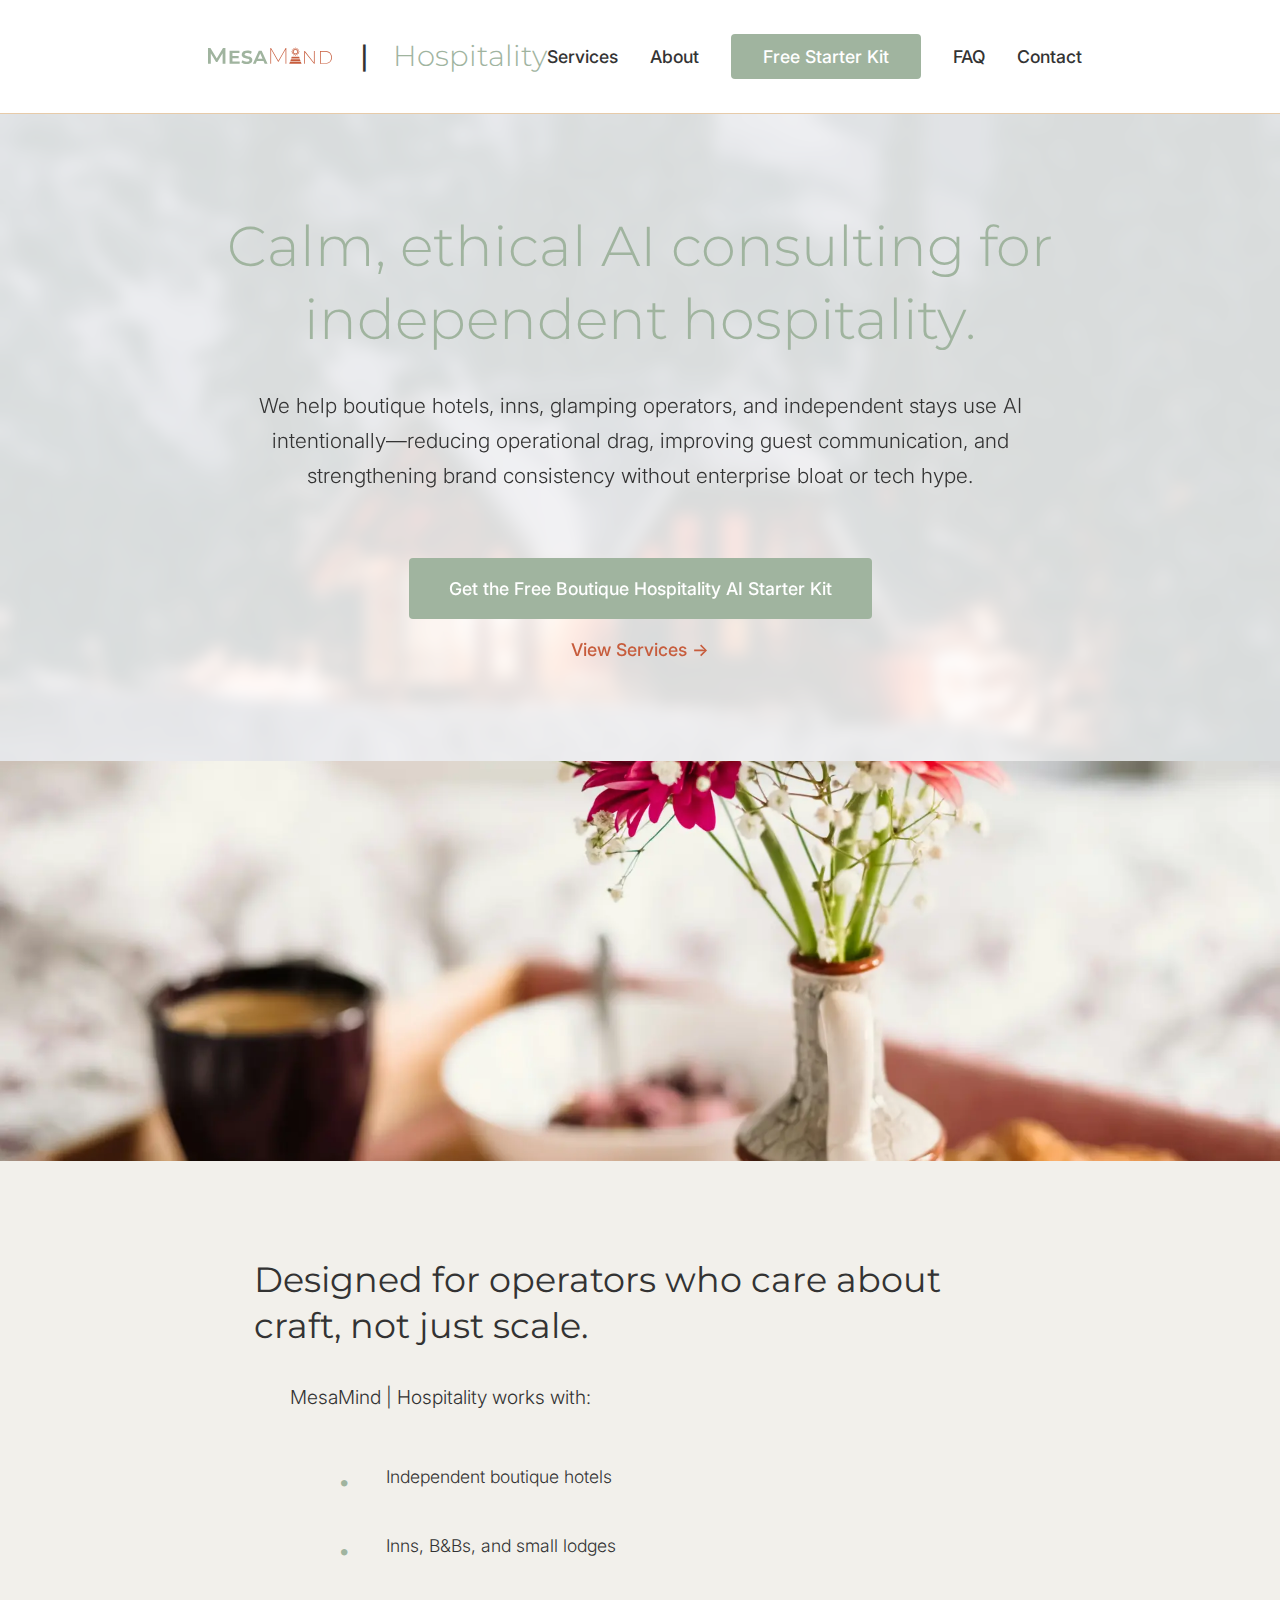
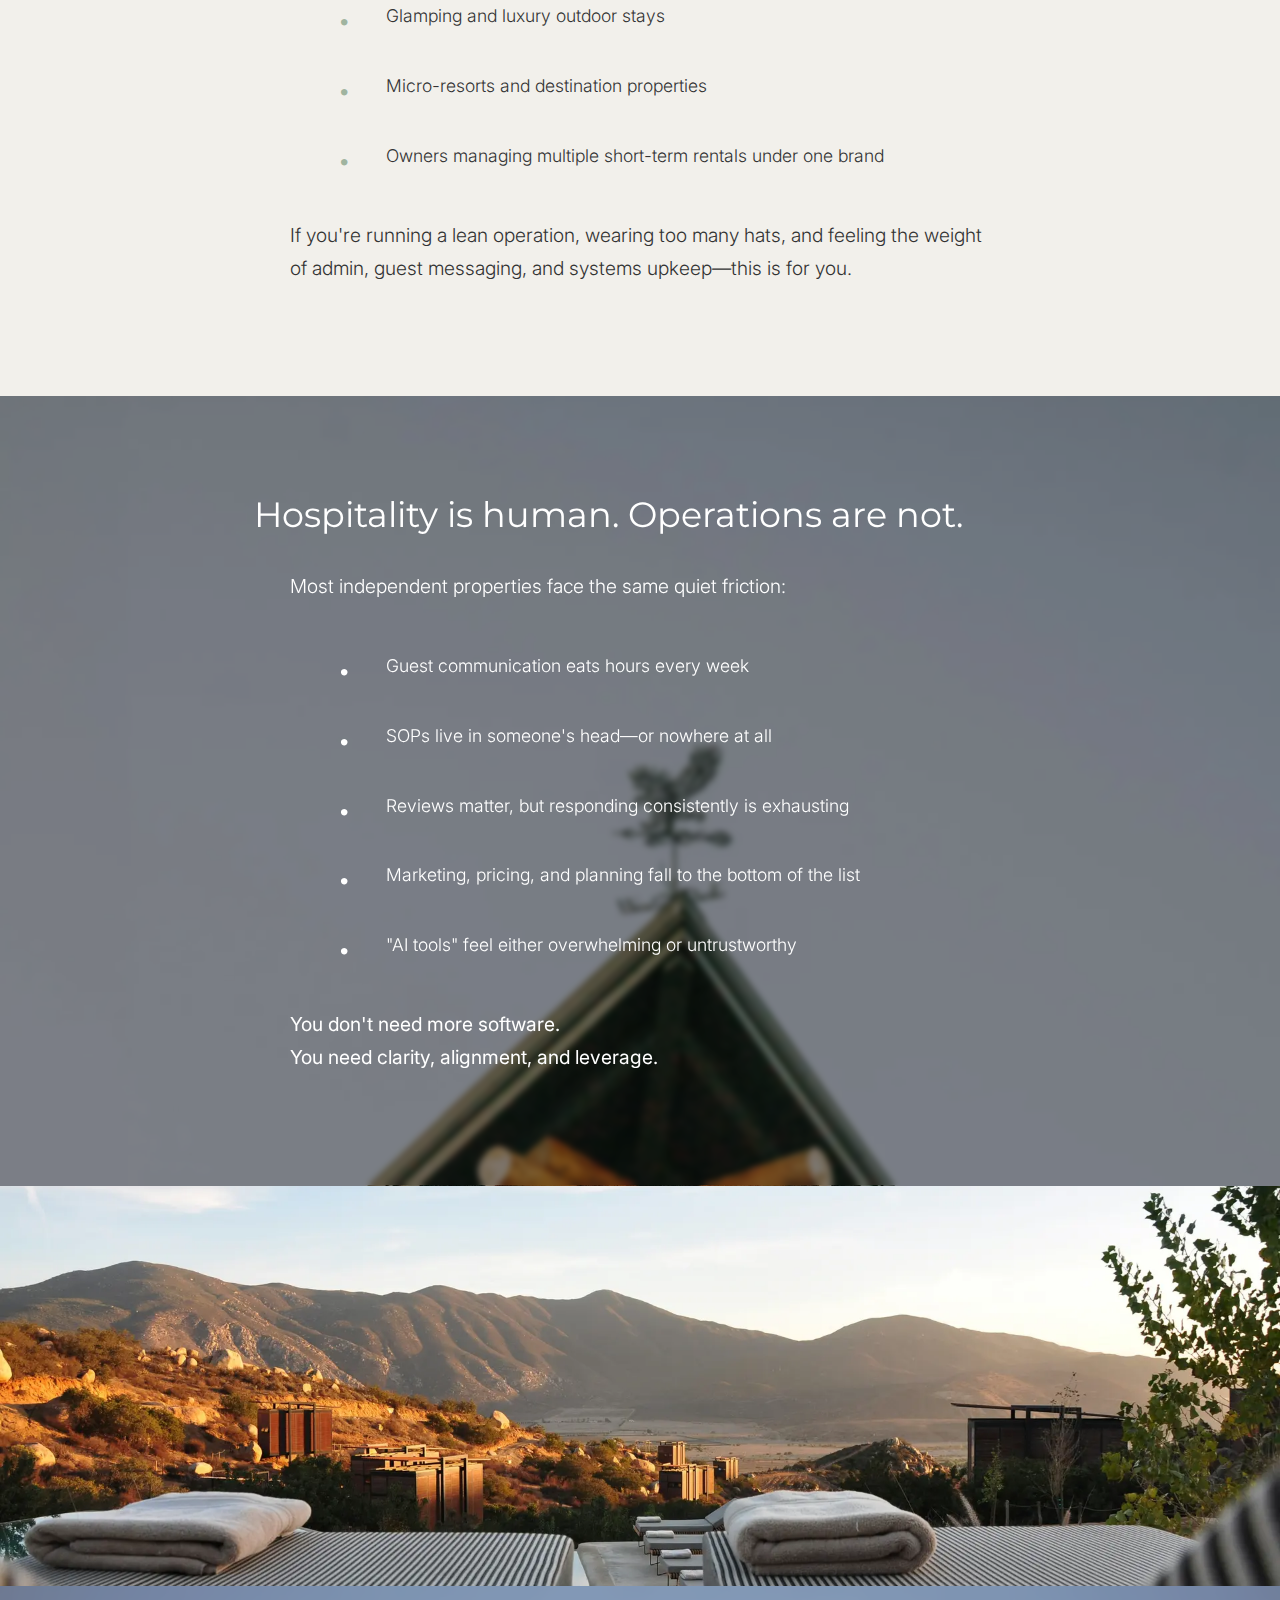
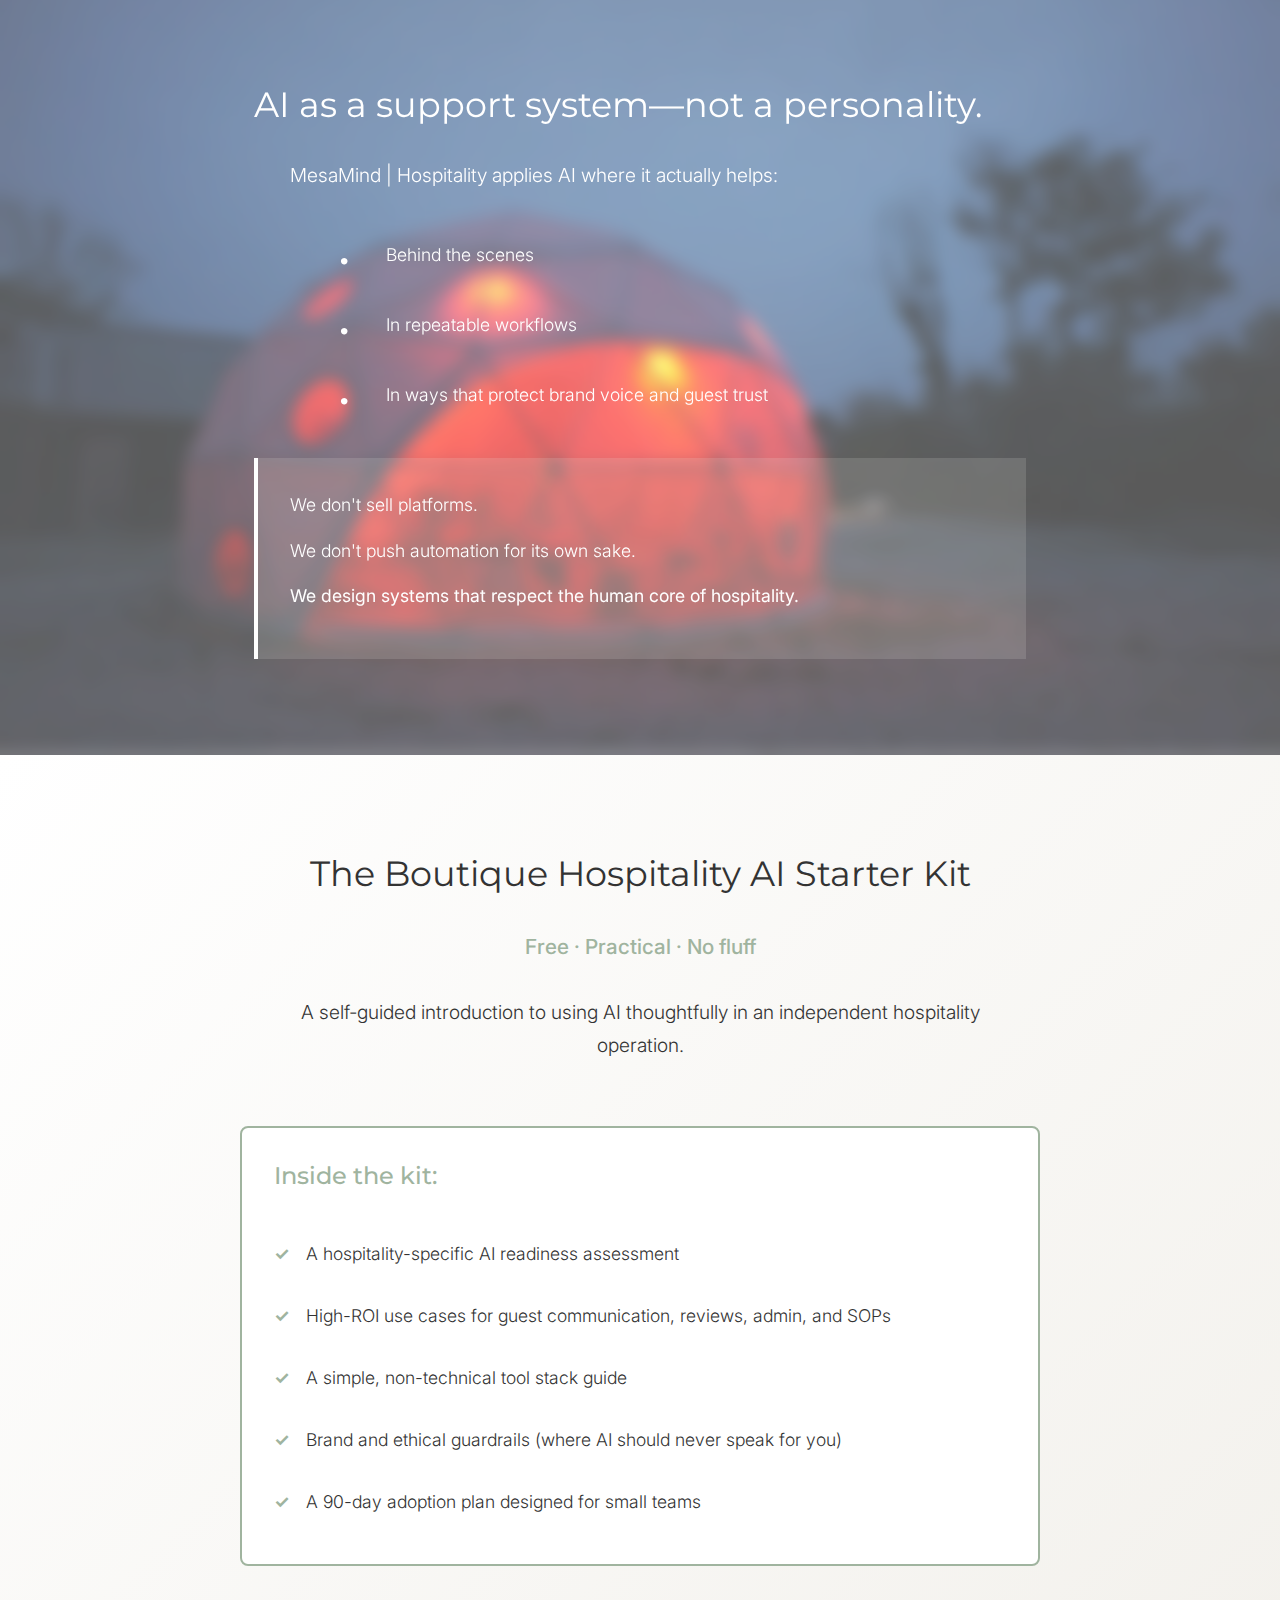
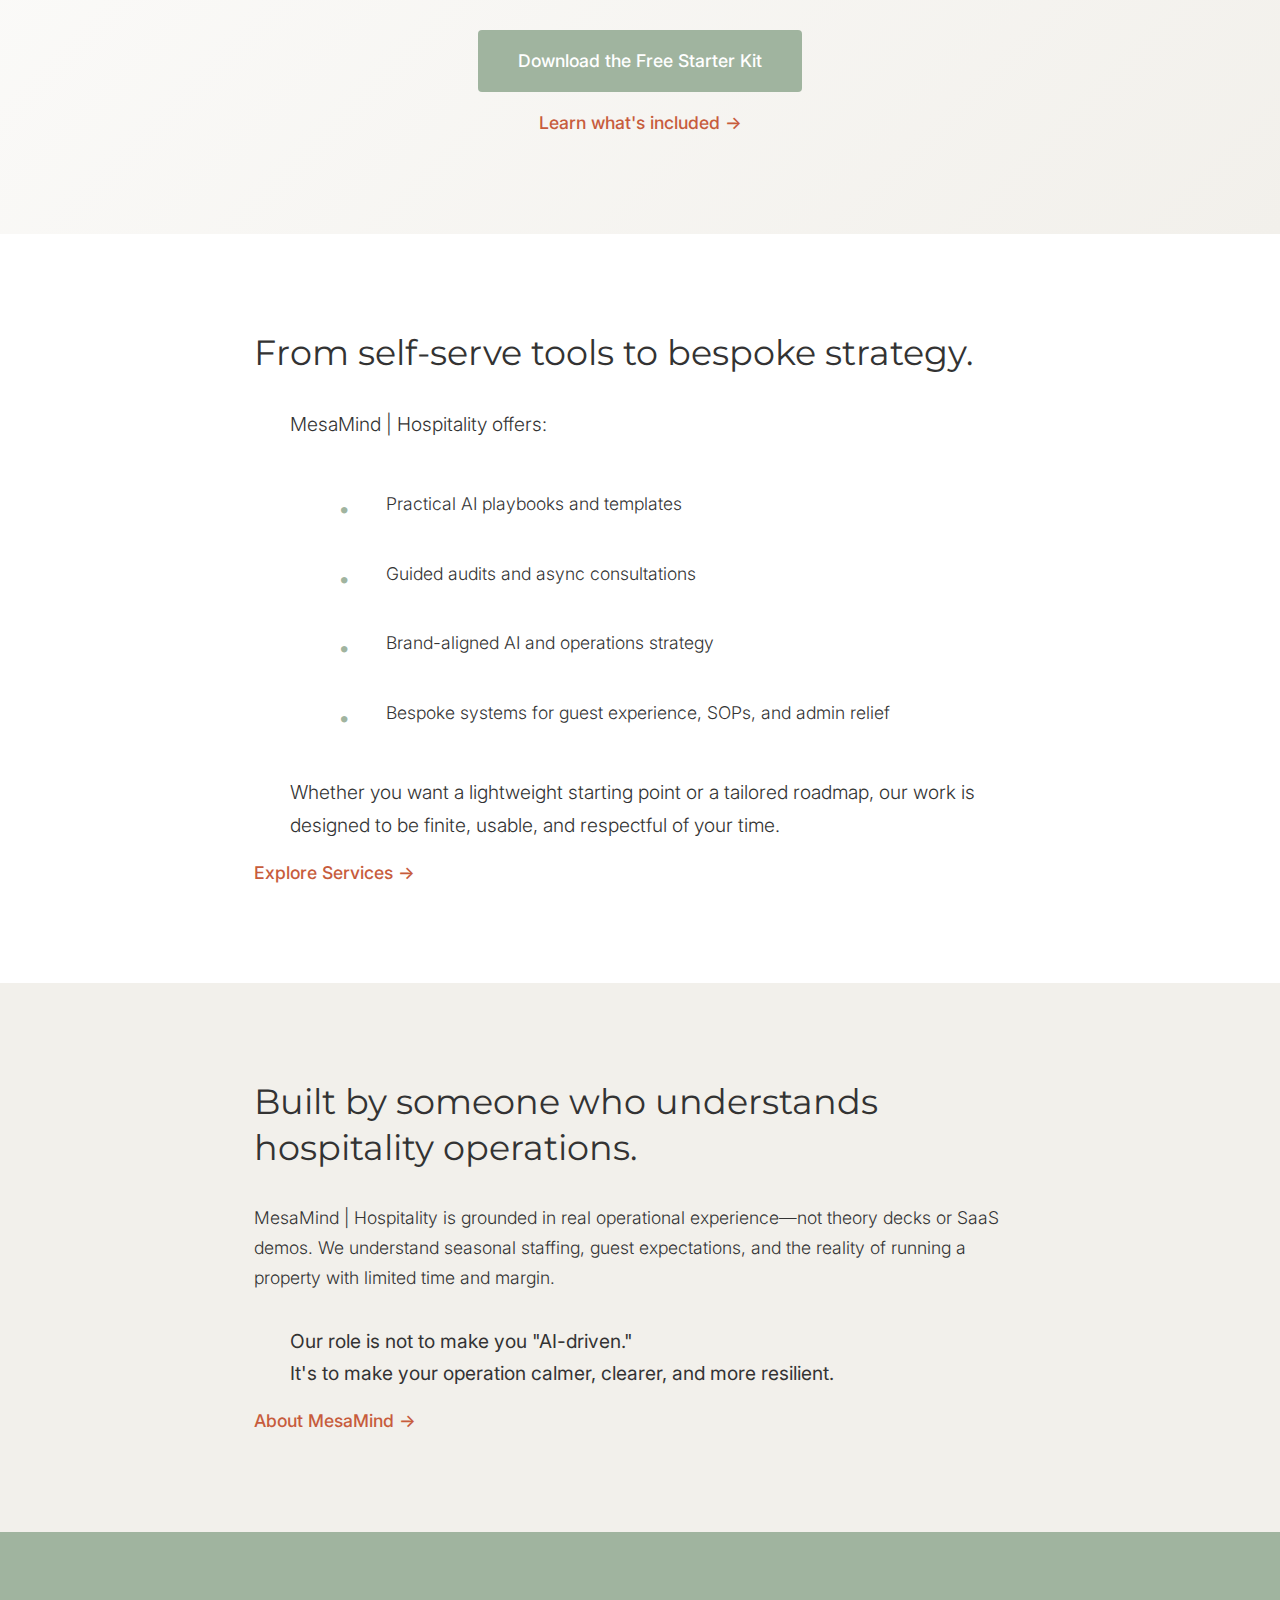
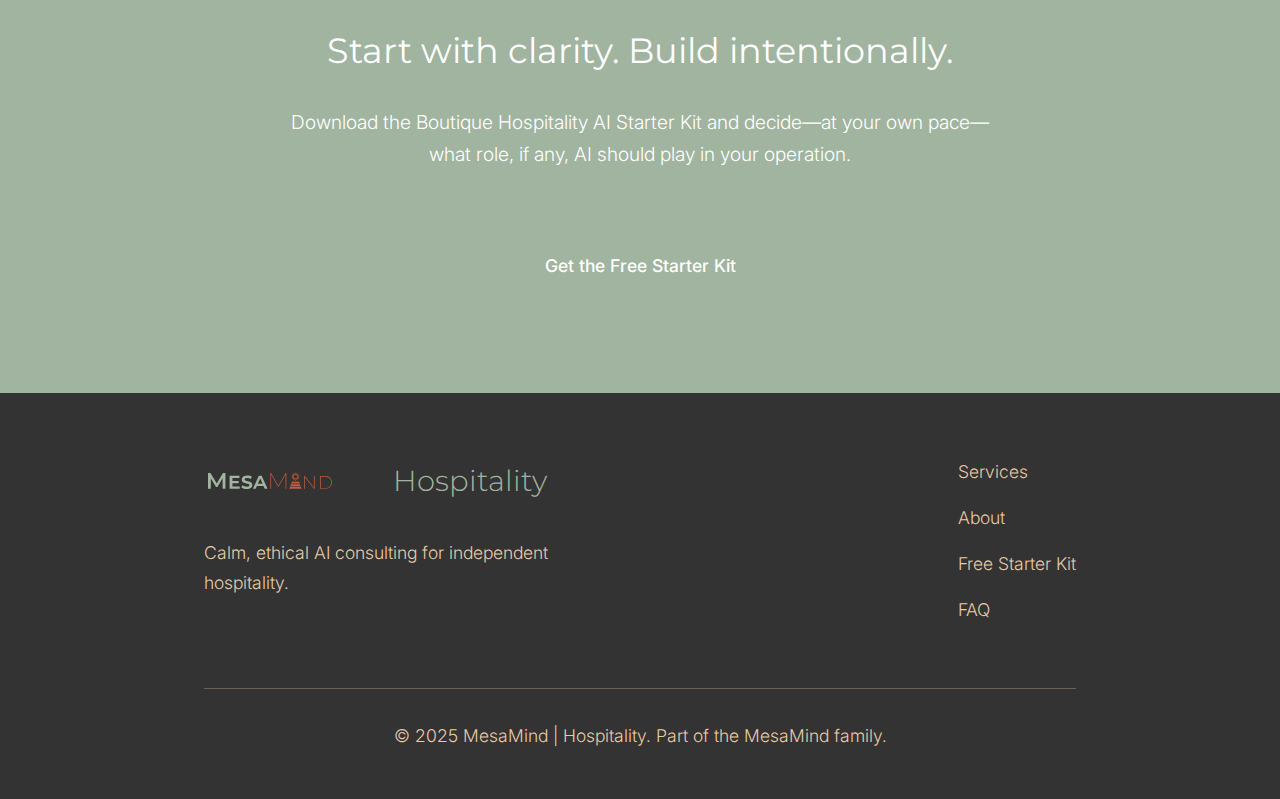
<file: index.html>
<!DOCTYPE html>
<html lang="en">
<head>
    <meta charset="UTF-8">
    <meta name="viewport" content="width=device-width, initial-scale=1.0">
    <meta name="description" content="Calm, ethical AI consulting for independent hospitality. MesaMind | Hospitality helps boutique hotels, inns, and independent stays use AI intentionally.">
    <title>MesaMind | Hospitality - Calm, Ethical AI Consulting</title>
    <link rel="stylesheet" href="styles.css">
    <link rel="preconnect" href="https://fonts.googleapis.com">
    <link rel="preconnect" href="https://fonts.gstatic.com" crossorigin>
    <link href="https://fonts.googleapis.com/css2?family=Montserrat:wght@200;300;400;500;700&family=Inter:wght@300;500;800&display=swap" rel="stylesheet">
</head>
<body>
    <!-- Header / Navigation -->
    <header class="site-header">
        <div class="container">
            <div class="logo">
                <a href="index.html">
                    <img src="assets/images/mesamind-logo.svg" alt="MesaMind Logo" class="logo-image">
                </a>
                <span class="logo-divider">|</span>
                <span class="logo-hospitality">Hospitality</span>
            </div>
            <button class="hamburger" id="hamburger" aria-label="Menu">
                <span></span>
                <span></span>
                <span></span>
            </button>
            <nav class="main-nav" id="mainNav">
                <a href="#services">Services</a>
                <a href="about.html">About</a>
                <a href="starter-kit.html" class="nav-cta">Free Starter Kit</a>
                <a href="faq.html">FAQ</a>
                <a href="#contact">Contact</a>
            </nav>
        </div>
    </header>

    <!-- Hero Section -->
    <section class="hero hero-with-bg" data-image="hero">
        <div class="container">
            <h1>Calm, ethical AI consulting for independent hospitality.</h1>
            <p class="hero-subheadline">We help boutique hotels, inns, glamping operators, and independent stays use AI intentionally—reducing operational drag, improving guest communication, and strengthening brand consistency without enterprise bloat or tech hype.</p>
            <div class="hero-cta">
                <a href="starter-kit.html" class="btn btn-primary">Get the Free Boutique Hospitality AI Starter Kit</a>
                <a href="#services" class="btn-text">View Services →</a>
            </div>
        </div>
    </section>

    <!-- Image Break: Breakfast Tray -->
    <div class="image-section" data-image="break1"></div>

    <!-- Who This Is For -->
    <section class="for-who">
        <div class="container">
            <h2>Designed for operators who care about craft, not just scale.</h2>
            <p class="section-intro">MesaMind | Hospitality works with:</p>
            <ul class="property-types">
                <li>Independent boutique hotels</li>
                <li>Inns, B&Bs, and small lodges</li>
                <li>Glamping and luxury outdoor stays</li>
                <li>Micro-resorts and destination properties</li>
                <li>Owners managing multiple short-term rentals under one brand</li>
            </ul>
            <p class="closing-statement">If you're running a lean operation, wearing too many hats, and feeling the weight of admin, guest messaging, and systems upkeep—this is for you.</p>
        </div>
    </section>

    <!-- The Problem -->
    <section class="problem section-with-bg" data-image="problem">
        <div class="container">
            <h2>Hospitality is human. Operations are not.</h2>
            <p class="section-intro">Most independent properties face the same quiet friction:</p>
            <ul class="problem-list">
                <li>Guest communication eats hours every week</li>
                <li>SOPs live in someone's head—or nowhere at all</li>
                <li>Reviews matter, but responding consistently is exhausting</li>
                <li>Marketing, pricing, and planning fall to the bottom of the list</li>
                <li>"AI tools" feel either overwhelming or untrustworthy</li>
            </ul>
            <p class="closing-statement"><strong>You don't need more software.<br>You need clarity, alignment, and leverage.</strong></p>
        </div>
    </section>

    <!-- Image Break: Desert Glamping -->
    <div class="image-section" data-image="break2"></div>

    <!-- What Makes Us Different -->
    <section class="difference section-with-bg" data-image="glamping-dome">
        <div class="container">
            <h2>AI as a support system—not a personality.</h2>
            <p class="section-intro">MesaMind | Hospitality applies AI where it actually helps:</p>
            <ul class="difference-list">
                <li>Behind the scenes</li>
                <li>In repeatable workflows</li>
                <li>In ways that protect brand voice and guest trust</li>
            </ul>
            <div class="value-statements">
                <p>We don't sell platforms.</p>
                <p>We don't push automation for its own sake.</p>
                <p><strong>We design systems that respect the human core of hospitality.</strong></p>
            </div>
        </div>
    </section>

    <!-- Featured Offer: Free Starter Kit -->
    <section class="starter-kit-feature" id="starter-kit">
        <div class="container">
            <h2>The Boutique Hospitality AI Starter Kit</h2>
            <p class="kit-tagline">Free · Practical · No fluff</p>
            
            <p class="kit-description">A self-guided introduction to using AI thoughtfully in an independent hospitality operation.</p>
            
            <div class="kit-contents">
                <h3>Inside the kit:</h3>
                <ul>
                    <li>A hospitality-specific AI readiness assessment</li>
                    <li>High-ROI use cases for guest communication, reviews, admin, and SOPs</li>
                    <li>A simple, non-technical tool stack guide</li>
                    <li>Brand and ethical guardrails (where AI should never speak for you)</li>
                    <li>A 90-day adoption plan designed for small teams</li>
                </ul>
            </div>

            <div class="kit-cta">
                <a href="starter-kit.html" class="btn btn-primary">Download the Free Starter Kit</a>
                <a href="starter-kit.html" class="btn-text">Learn what's included →</a>
            </div>
        </div>
    </section>

    <!-- Services Preview -->
    <section class="services-preview" id="services">
        <div class="container">
            <h2>From self-serve tools to bespoke strategy.</h2>
            <p class="section-intro">MesaMind | Hospitality offers:</p>
            <ul class="services-list">
                <li>Practical AI playbooks and templates</li>
                <li>Guided audits and async consultations</li>
                <li>Brand-aligned AI and operations strategy</li>
                <li>Bespoke systems for guest experience, SOPs, and admin relief</li>
            </ul>
            <p class="closing-statement">Whether you want a lightweight starting point or a tailored roadmap, our work is designed to be finite, usable, and respectful of your time.</p>
            <a href="services.html" class="btn-text">Explore Services →</a>
        </div>
    </section>

    <!-- Trust & Positioning -->
    <section class="trust">
        <div class="container">
            <h2>Built by someone who understands hospitality operations.</h2>
            <p>MesaMind | Hospitality is grounded in real operational experience—not theory decks or SaaS demos. We understand seasonal staffing, guest expectations, and the reality of running a property with limited time and margin.</p>
            <p class="closing-statement"><strong>Our role is not to make you "AI-driven."<br>It's to make your operation calmer, clearer, and more resilient.</strong></p>
            <a href="about.html" class="btn-text">About MesaMind →</a>
        </div>
    </section>

    <!-- Footer CTA -->
    <section class="footer-cta">
        <div class="container">
            <h2>Start with clarity. Build intentionally.</h2>
            <p>Download the Boutique Hospitality AI Starter Kit and decide—at your own pace—what role, if any, AI should play in your operation.</p>
            <a href="starter-kit.html" class="btn btn-primary">Get the Free Starter Kit</a>
        </div>
    </section>

    <!-- Footer -->
    <footer class="site-footer" id="contact">
        <div class="container">
            <div class="footer-content">
                <div class="footer-brand">
                    <div class="logo">
                        <img src="assets/images/mesamind-logo.svg" alt="MesaMind Logo" class="logo-image">
                        <span class="logo-divider">|</span>
                        <span class="logo-hospitality">Hospitality</span>
                    </div>
                    <p>Calm, ethical AI consulting for independent hospitality.</p>
                </div>
                <div class="footer-nav">
                    <a href="services.html">Services</a>
                    <a href="about.html">About</a>
                    <a href="starter-kit.html">Free Starter Kit</a>
                    <a href="faq.html">FAQ</a>
                </div>
            </div>
            <div class="footer-bottom">
                <p>&copy; 2025 MesaMind | Hospitality. Part of the MesaMind family.</p>
            </div>
        </div>
    </footer>
    
    <script>
        // Hamburger menu toggle
        const hamburger = document.getElementById('hamburger');
        const mainNav = document.getElementById('mainNav');
        
        hamburger.addEventListener('click', () => {
            mainNav.classList.toggle('active');
        });
        
        // Close menu when clicking outside
        document.addEventListener('click', (e) => {
            if (!hamburger.contains(e.target) && !mainNav.contains(e.target)) {
                mainNav.classList.remove('active');
            }
        });
    </script>
</body>
</html>
</file>
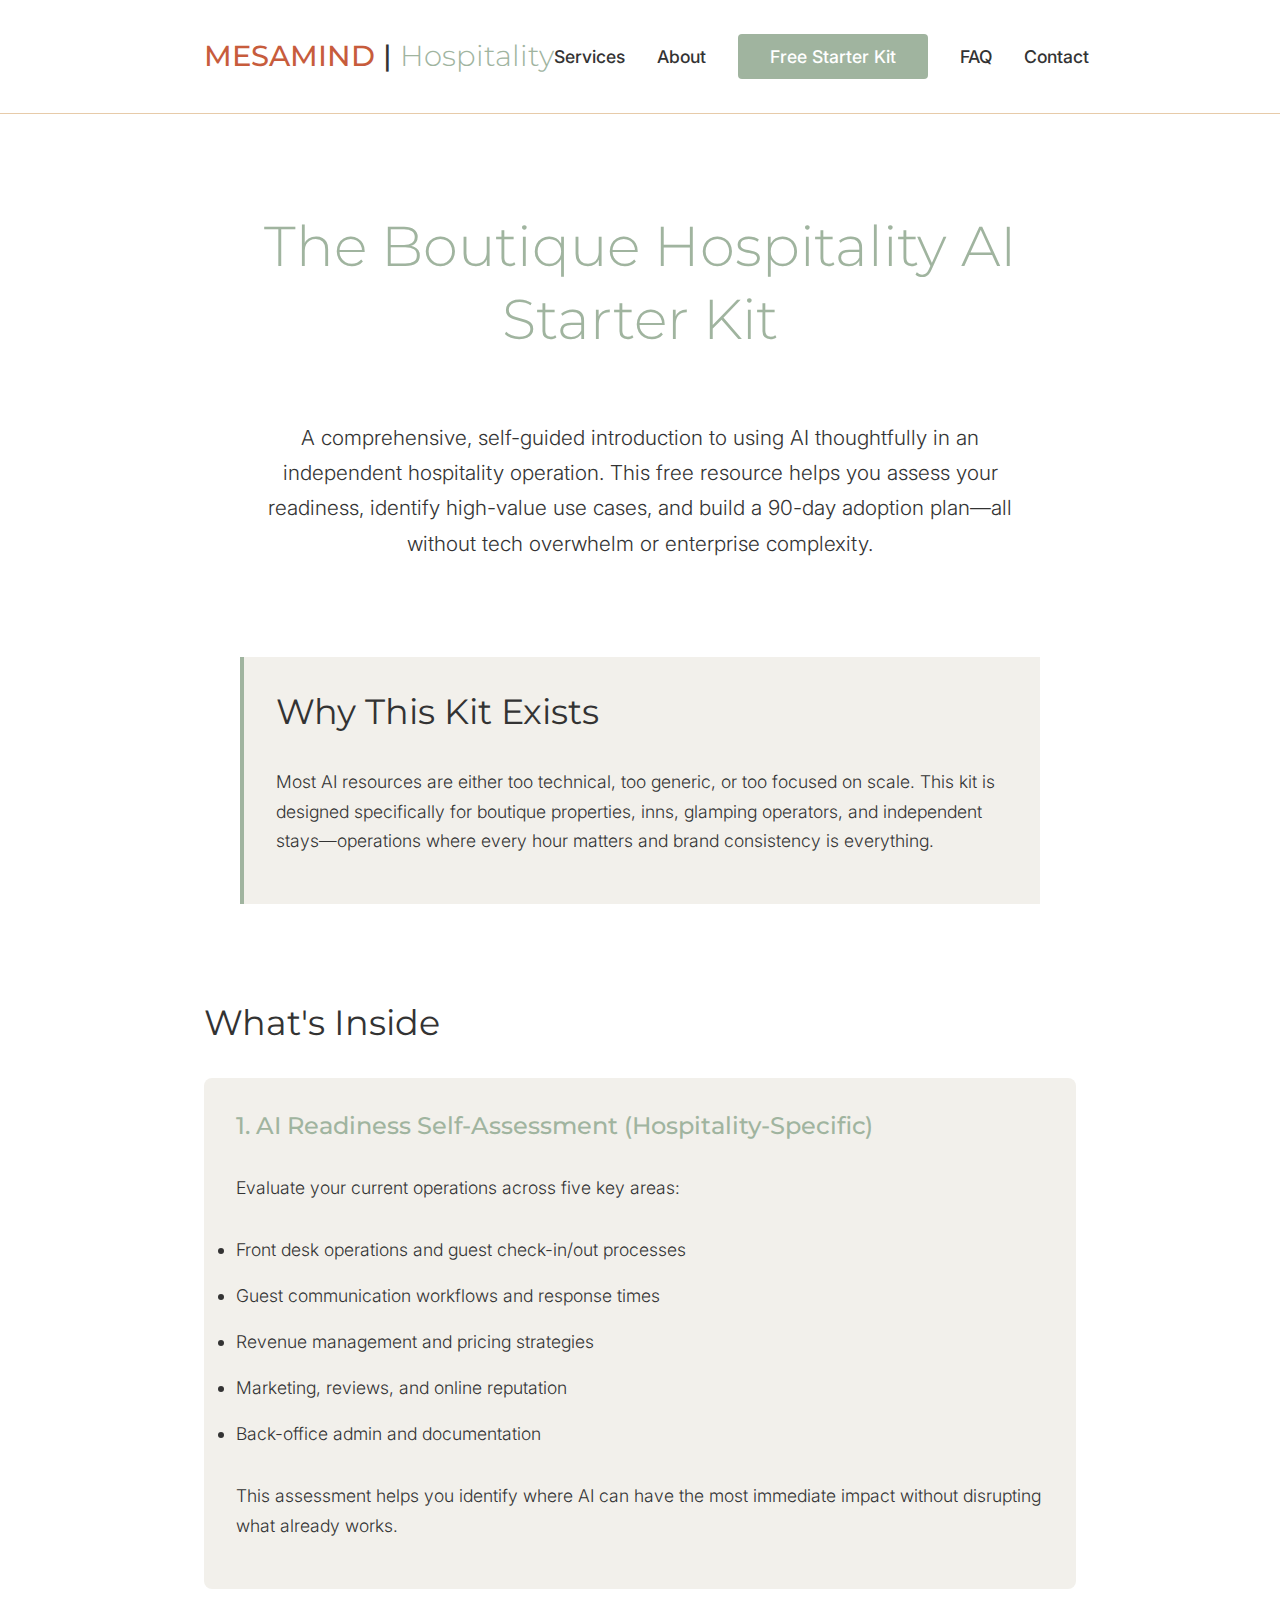
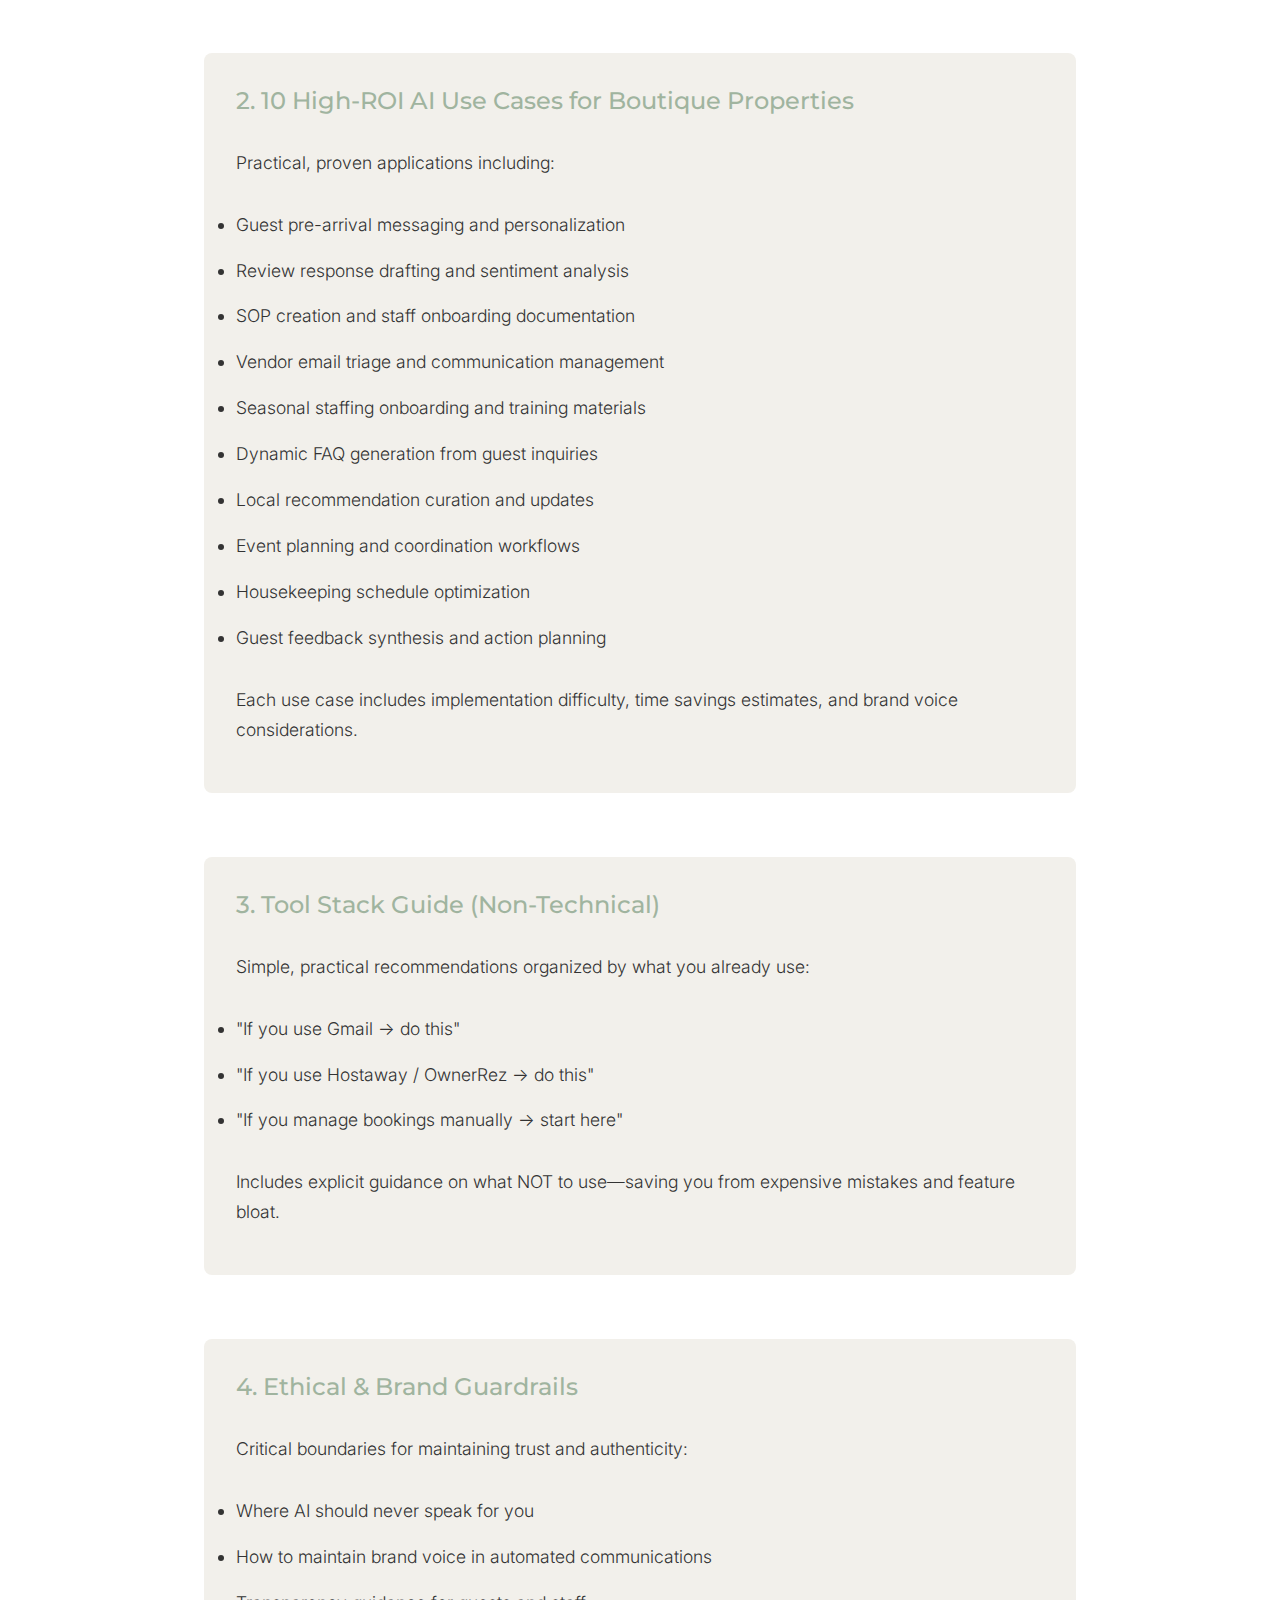
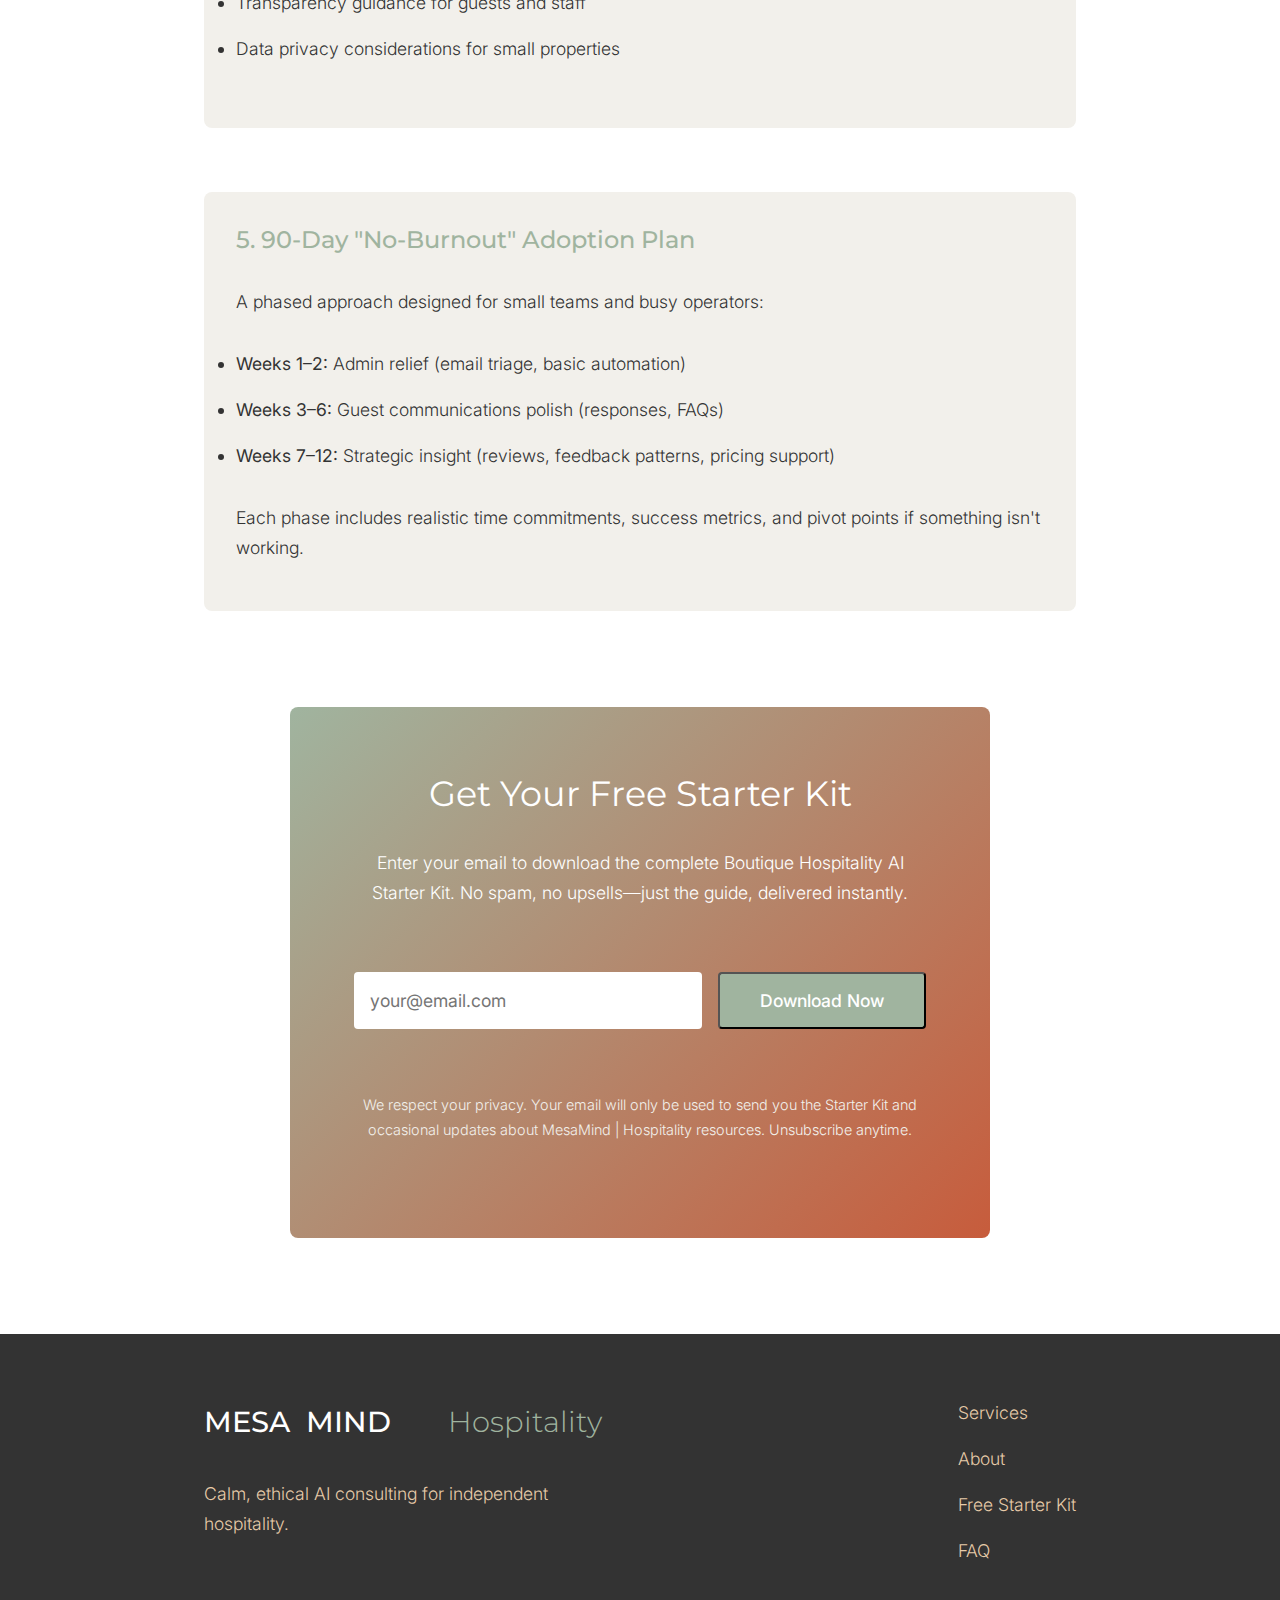
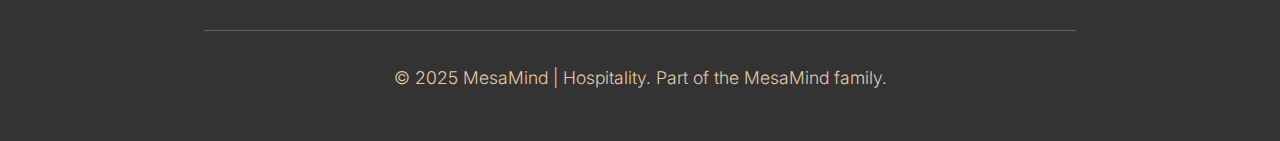
<file: starter-kit.html>
<!DOCTYPE html>
<html lang="en">
<head>
    <meta charset="UTF-8">
    <meta name="viewport" content="width=device-width, initial-scale=1.0">
    <meta name="description" content="Download the free Boutique Hospitality AI Starter Kit - a practical guide to using AI thoughtfully in independent hospitality.">
    <title>Free Starter Kit - MesaMind | Hospitality</title>
    <link rel="stylesheet" href="styles.css">
    <link rel="preconnect" href="https://fonts.googleapis.com">
    <link rel="preconnect" href="https://fonts.gstatic.com" crossorigin>
    <link href="https://fonts.googleapis.com/css2?family=Montserrat:wght@200;300;400;500;700&family=Inter:wght@300;500;800&display=swap" rel="stylesheet">
</head>
<body>
    <!-- Header / Navigation -->
    <header class="site-header">
        <div class="container">
            <div class="logo">
                <a href="index.html" style="text-decoration: none;">
                    <span class="logo-mesa">MESA</span><span class="logo-mind">MIND</span>
                    <span class="logo-divider">|</span>
                    <span class="logo-hospitality">Hospitality</span>
                </a>
            </div>
            <nav class="main-nav">
                <a href="index.html#services">Services</a>
                <a href="about.html">About</a>
                <a href="starter-kit.html" class="nav-cta">Free Starter Kit</a>
                <a href="faq.html">FAQ</a>
                <a href="index.html#contact">Contact</a>
            </nav>
        </div>
    </header>

    <!-- Starter Kit Detail Page -->
    <section class="starter-kit-detail">
        <div class="container">
            <h1>The Boutique Hospitality AI Starter Kit</h1>
            
            <p class="kit-intro">A comprehensive, self-guided introduction to using AI thoughtfully in an independent hospitality operation. This free resource helps you assess your readiness, identify high-value use cases, and build a 90-day adoption plan—all without tech overwhelm or enterprise complexity.</p>

            <div class="kit-value-prop">
                <h2>Why This Kit Exists</h2>
                <p>Most AI resources are either too technical, too generic, or too focused on scale. This kit is designed specifically for boutique properties, inns, glamping operators, and independent stays—operations where every hour matters and brand consistency is everything.</p>
            </div>

            <div class="kit-detailed-contents">
                <h2>What's Inside</h2>
                
                <div class="kit-module">
                    <h3>1. AI Readiness Self-Assessment (Hospitality-Specific)</h3>
                    <p>Evaluate your current operations across five key areas:</p>
                    <ul>
                        <li>Front desk operations and guest check-in/out processes</li>
                        <li>Guest communication workflows and response times</li>
                        <li>Revenue management and pricing strategies</li>
                        <li>Marketing, reviews, and online reputation</li>
                        <li>Back-office admin and documentation</li>
                    </ul>
                    <p>This assessment helps you identify where AI can have the most immediate impact without disrupting what already works.</p>
                </div>

                <div class="kit-module">
                    <h3>2. 10 High-ROI AI Use Cases for Boutique Properties</h3>
                    <p>Practical, proven applications including:</p>
                    <ul>
                        <li>Guest pre-arrival messaging and personalization</li>
                        <li>Review response drafting and sentiment analysis</li>
                        <li>SOP creation and staff onboarding documentation</li>
                        <li>Vendor email triage and communication management</li>
                        <li>Seasonal staffing onboarding and training materials</li>
                        <li>Dynamic FAQ generation from guest inquiries</li>
                        <li>Local recommendation curation and updates</li>
                        <li>Event planning and coordination workflows</li>
                        <li>Housekeeping schedule optimization</li>
                        <li>Guest feedback synthesis and action planning</li>
                    </ul>
                    <p>Each use case includes implementation difficulty, time savings estimates, and brand voice considerations.</p>
                </div>

                <div class="kit-module">
                    <h3>3. Tool Stack Guide (Non-Technical)</h3>
                    <p>Simple, practical recommendations organized by what you already use:</p>
                    <ul>
                        <li>"If you use Gmail → do this"</li>
                        <li>"If you use Hostaway / OwnerRez → do this"</li>
                        <li>"If you manage bookings manually → start here"</li>
                    </ul>
                    <p>Includes explicit guidance on what NOT to use—saving you from expensive mistakes and feature bloat.</p>
                </div>

                <div class="kit-module">
                    <h3>4. Ethical & Brand Guardrails</h3>
                    <p>Critical boundaries for maintaining trust and authenticity:</p>
                    <ul>
                        <li>Where AI should never speak for you</li>
                        <li>How to maintain brand voice in automated communications</li>
                        <li>Transparency guidance for guests and staff</li>
                        <li>Data privacy considerations for small properties</li>
                    </ul>
                </div>

                <div class="kit-module">
                    <h3>5. 90-Day "No-Burnout" Adoption Plan</h3>
                    <p>A phased approach designed for small teams and busy operators:</p>
                    <ul>
                        <li><strong>Weeks 1–2:</strong> Admin relief (email triage, basic automation)</li>
                        <li><strong>Weeks 3–6:</strong> Guest communications polish (responses, FAQs)</li>
                        <li><strong>Weeks 7–12:</strong> Strategic insight (reviews, feedback patterns, pricing support)</li>
                    </ul>
                    <p>Each phase includes realistic time commitments, success metrics, and pivot points if something isn't working.</p>
                </div>
            </div>

            <!-- Email Capture Form -->
            <div class="email-capture">
                <h2>Get Your Free Starter Kit</h2>
                <p>Enter your email to download the complete Boutique Hospitality AI Starter Kit. No spam, no upsells—just the guide, delivered instantly.</p>
                
                <form class="email-form" action="#" method="POST">
                    <input type="email" name="email" placeholder="your@email.com" required>
                    <button type="submit" class="btn btn-primary">Download Now</button>
                </form>
                
                <p class="privacy-note">We respect your privacy. Your email will only be used to send you the Starter Kit and occasional updates about MesaMind | Hospitality resources. Unsubscribe anytime.</p>
            </div>

        </div>
    </section>

    <!-- Footer -->
    <footer class="site-footer">
        <div class="container">
            <div class="footer-content">
                <div class="footer-brand">
                    <div class="logo">
                        <span class="logo-mesa">MESA</span><span class="logo-mind">MIND</span>
                        <span class="logo-divider">|</span>
                        <span class="logo-hospitality">Hospitality</span>
                    </div>
                    <p>Calm, ethical AI consulting for independent hospitality.</p>
                </div>
                <div class="footer-nav">
                    <a href="index.html#services">Services</a>
                    <a href="about.html">About</a>
                    <a href="starter-kit.html">Free Starter Kit</a>
                    <a href="faq.html">FAQ</a>
                </div>
            </div>
            <div class="footer-bottom">
                <p>&copy; 2025 MesaMind | Hospitality. Part of the MesaMind family.</p>
            </div>
        </div>
    </footer>
</body>
</html>
</file>
<file: styles.css>
/* ===========================
   MesaMind | Hospitality Styles
   Using Brand Guidelines:
   - Colors: Mesa Clay (#C75C3C), Desert Sand (#E7CBA9), Sage Green (#A0B49F), 
             Sky Blue (#A1CBE6), Charcoal (#333333), Soft Stone (#F2F0EB)
   - Fonts: Montserrat (headings), Inter (body)
   =========================== */

/* Reset & Base Styles */
* {
    margin: 0;
    padding: 0;
    box-sizing: border-box;
}

:root {
    /* Brand Colors */
    --mesa-clay: #C75C3C;
    --desert-sand: #E7CBA9;
    --sage-green: #A0B49F;
    --sky-blue: #A1CBE6;
    --charcoal: #333333;
    --soft-stone: #F2F0EB;
    
    /* Typography */
    --font-heading: 'Montserrat', sans-serif;
    --font-body: 'Inter', sans-serif;
    
    /* Spacing */
    --spacing-xs: 0.5rem;
    --spacing-sm: 1rem;
    --spacing-md: 2rem;
    --spacing-lg: 4rem;
    --spacing-xl: 6rem;
}

body {
    font-family: var(--font-body);
    font-weight: 300;
    color: var(--charcoal);
    background-color: var(--soft-stone);
    line-height: 1.7;
    font-size: 1.1rem;
}

.container {
    max-width: 1000px;
    margin: 0 auto;
    padding: 0 var(--spacing-lg);
}

/* Typography */
h1, h2, h3 {
    font-family: var(--font-heading);
    line-height: 1.3;
    margin-bottom: var(--spacing-sm);
}

h1 {
    font-size: 3.5rem;
    font-weight: 300;
    color: var(--sage-green);
    margin-bottom: var(--spacing-md);
}

h2 {
    font-size: 2.2rem;
    font-weight: 400;
    color: var(--charcoal);
    margin-bottom: var(--spacing-md);
}

h3 {
    font-size: 1.5rem;
    font-weight: 500;
    color: var(--charcoal);
}

p {
    margin-bottom: var(--spacing-sm);
}

a {
    color: var(--mesa-clay);
    text-decoration: none;
    transition: all 0.3s ease;
}

a:hover {
    color: var(--sage-green);
}

/* Header & Navigation */
.site-header {
    background-color: white;
    padding: var(--spacing-md) 0;
    border-bottom: 1px solid var(--desert-sand);
    position: sticky;
    top: 0;
    z-index: 1000;
}

.site-header .container {
    display: flex;
    justify-content: space-between;
    align-items: center;
    position: relative;
}

.logo {
    font-family: var(--font-heading);
    font-size: 1.8rem;
    font-weight: 500;
    display: flex;
    align-items: center;
    gap: var(--spacing-sm);
}

.logo-image {
    height: 40px;
    width: auto;
}

.logo a {
    display: flex;
    align-items: center;
    text-decoration: none;
}

.logo-divider {
    color: var(--charcoal);
    margin: 0 var(--spacing-xs);
}

.logo-hospitality {
    color: var(--sage-green);
    font-weight: 300;
}

.main-nav {
    display: flex;
    gap: var(--spacing-md);
    align-items: center;
}

.main-nav a {
    font-family: var(--font-body);
    font-weight: 500;
    color: var(--charcoal);
    transition: color 0.3s ease;
    white-space: nowrap;
}

.main-nav a:hover {
    color: var(--sage-green);
}

.main-nav .nav-cta {
    background-color: var(--sage-green);
    color: white;
    padding: var(--spacing-xs) var(--spacing-md);
    border-radius: 4px;
}

.main-nav .nav-cta:hover {
    background-color: var(--mesa-clay);
    color: white;
}

/* Sections */
section {
    padding: var(--spacing-xl) 0;
}

.hero {
    background: linear-gradient(135deg, var(--soft-stone) 0%, white 100%);
    text-align: center;
    padding: var(--spacing-xl) 0;
}

.hero h1 {
    max-width: 900px;
    margin: 0 auto var(--spacing-md);
}

.hero-subheadline {
    font-size: 1.3rem;
    max-width: 800px;
    margin: 0 auto var(--spacing-lg);
    color: var(--charcoal);
}

.hero-cta {
    display: flex;
    flex-direction: column;
    align-items: center;
    gap: var(--spacing-sm);
}

/* Buttons */
.btn {
    display: inline-block;
    padding: 1rem 2.5rem;
    font-family: var(--font-body);
    font-weight: 500;
    font-size: 1.1rem;
    border-radius: 4px;
    transition: all 0.3s ease;
    text-align: center;
}

.btn-primary {
    background-color: var(--sage-green);
    color: white;
}

.btn-primary:hover {
    background-color: var(--mesa-clay);
    transform: translateY(-2px);
    box-shadow: 0 4px 12px rgba(160, 180, 159, 0.3);
}

.btn-text {
    color: var(--mesa-clay);
    font-family: var(--font-body);
    font-weight: 500;
    font-size: 1.1rem;
}

.btn-text:hover {
    color: var(--sage-green);
}

/* Content Sections */
.for-who, .problem, .difference, .services-preview, .trust {
    background-color: white;
}

.for-who:nth-child(even), .problem:nth-child(even), 
.difference:nth-child(even), .services-preview:nth-child(even), 
.trust:nth-child(even) {
    background-color: var(--soft-stone);
}

/* Content Wrapper for centered text */
.for-who .container, .problem .container, 
.difference .container, .services-preview .container, 
.trust .container {
    max-width: 900px;
}

.section-intro {
    font-size: 1.2rem;
    margin-bottom: var(--spacing-md);
    color: var(--charcoal);
    max-width: 700px;
    margin-left: auto;
    margin-right: auto;
}

.closing-statement {
    font-size: 1.2rem;
    margin-top: var(--spacing-md);
    color: var(--charcoal);
    max-width: 700px;
    margin-left: auto;
    margin-right: auto;
}

/* Background Images - Full Opacity with Text Overlays */
.hero-with-bg {
    background-size: cover;
    background-position: center;
    position: relative;
    min-height: 600px;
    display: flex;
    align-items: center;
}

.hero-with-bg::before {
    content: '';
    position: absolute;
    top: 0;
    left: 0;
    right: 0;
    bottom: 0;
    backdrop-filter: blur(8px);
    -webkit-backdrop-filter: blur(8px);
    background-color: rgba(255, 255, 255, 0.85);
    z-index: 1;
}

/* Fallback for browsers without backdrop-filter support */
@supports not (backdrop-filter: blur(8px)) {
    .hero-with-bg::before {
        background-color: rgba(255, 255, 255, 0.85);
    }
}

.hero-with-bg .container {
    position: relative;
    z-index: 2;
}

/* Full Image Section - No Text Overlay */
.image-section {
    height: 400px;
    background-size: cover;
    background-position: center;
    background-attachment: scroll;
}

/* Text Section with Subtle Background */
.section-with-bg {
    background-size: cover;
    background-position: center;
    position: relative;
}

.section-with-bg::before {
    content: '';
    position: absolute;
    top: 0;
    left: 0;
    right: 0;
    bottom: 0;
    backdrop-filter: blur(8px);
    -webkit-backdrop-filter: blur(8px);
    background-color: rgba(255, 255, 255, 0.35);
    z-index: 1;
}

/* Fallback for browsers without backdrop-filter support */
@supports not (backdrop-filter: blur(8px)) {
    .section-with-bg::before {
        background-color: rgba(255, 255, 255, 0.65);
    }
}

.section-with-bg .container {
    position: relative;
    z-index: 2;
}

/* Problem section: Zoom to sky and use white text with dark overlay */
.section-with-bg[data-image="problem"] {
    background-position: center top;
}

.problem.section-with-bg::before {
    backdrop-filter: blur(3px);
    -webkit-backdrop-filter: blur(3px);
    background-color: rgba(0, 0, 0, 0.4);
}

@supports not (backdrop-filter: blur(3px)) {
    .problem.section-with-bg::before {
        background-color: rgba(0, 0, 0, 0.5);
    }
}

.problem.section-with-bg h2,
.problem.section-with-bg p,
.problem.section-with-bg li {
    color: white;
}

.problem.section-with-bg .problem-list li::before {
    color: white;
}

/* Difference section: White text for moody atmosphere */
.difference.section-with-bg h2,
.difference.section-with-bg p,
.difference.section-with-bg li {
    color: white;
}

.difference.section-with-bg .value-statements {
    background-color: rgba(242, 240, 235, 0.15);
    border-left-color: white;
}

.difference.section-with-bg .difference-list li::before {
    color: white;
}

/* Responsive Background Images - Load appropriate size for device */
@media (max-width: 768px) {
    /* Mobile: Use -small.webp versions (~800px wide) */
    .hero-with-bg[data-image="hero"],
    .image-section[data-image="hero"] {
        background-image: url('assets/images/hero-small.webp');
    }
    .section-with-bg[data-image="problem"],
    .image-section[data-image="problem"] {
        background-image: url('assets/images/problem-small.webp');
    }
    .section-with-bg[data-image="difference"],
    .image-section[data-image="difference"] {
        background-image: url('assets/images/difference-small.webp');
    }
    .image-section[data-image="break1"] {
        background-image: url('assets/images/break1-small.webp');
    }
    .image-section[data-image="break2"] {
        background-image: url('assets/images/break2-small.webp');
    }
    .section-with-bg[data-image="glamping-dome"] {
        background-image: url('assets/images/glamping-dome-small.webp');
    }
    
    .image-section {
        height: 250px;
    }
}

@media (min-width: 769px) and (max-width: 1200px) {
    /* Tablet: Use -medium.webp versions (~1200px wide) */
    .hero-with-bg[data-image="hero"],
    .image-section[data-image="hero"] {
        background-image: url('assets/images/hero-medium.webp');
    }
    .section-with-bg[data-image="problem"],
    .image-section[data-image="problem"] {
        background-image: url('assets/images/problem-medium.webp');
    }
    .section-with-bg[data-image="difference"],
    .image-section[data-image="difference"] {
        background-image: url('assets/images/difference-medium.webp');
    }
    .image-section[data-image="break1"] {
        background-image: url('assets/images/break1-medium.webp');
    }
    .image-section[data-image="break2"] {
        background-image: url('assets/images/break2-medium.webp');
    }
    .section-with-bg[data-image="glamping-dome"] {
        background-image: url('assets/images/glamping-dome-medium.webp');
    }
}

@media (min-width: 1201px) {
    /* Desktop: Use -large.webp versions (~1920px wide) */
    .hero-with-bg[data-image="hero"],
    .image-section[data-image="hero"] {
        background-image: url('assets/images/hero-large.webp');
    }
    .section-with-bg[data-image="problem"],
    .image-section[data-image="problem"] {
        background-image: url('assets/images/problem-large.webp');
    }
    .section-with-bg[data-image="difference"],
    .image-section[data-image="difference"] {
        background-image: url('assets/images/difference-large.webp');
    }
    .image-section[data-image="break1"] {
        background-image: url('assets/images/break1-large.webp');
    }
    .image-section[data-image="break2"] {
        background-image: url('assets/images/break2-large.webp');
    }
    .section-with-bg[data-image="glamping-dome"] {
        background-image: url('assets/images/glamping-dome-large.webp');
    }
}

/* Lists */
.property-types, .problem-list, .difference-list, .services-list {
    list-style: none;
    margin: var(--spacing-md) auto;
    max-width: 700px;
    padding-left: var(--spacing-md);
}

.property-types li, .problem-list li, 
.difference-list li, .services-list li {
    padding: var(--spacing-sm);
    margin-bottom: var(--spacing-xs);
    padding-left: var(--spacing-lg);
    position: relative;
}

.property-types li::before, .problem-list li::before,
.difference-list li::before, .services-list li::before {
    content: "•";
    color: var(--sage-green);
    font-size: 1.5rem;
    position: absolute;
    left: var(--spacing-sm);
}

/* Value Statements */
.value-statements {
    margin-top: var(--spacing-md);
    padding: var(--spacing-md);
    background-color: var(--soft-stone);
    border-left: 4px solid var(--sage-green);
}

.value-statements p {
    margin-bottom: var(--spacing-sm);
}

/* Starter Kit Feature Section */
.starter-kit-feature {
    background: linear-gradient(135deg, white 0%, var(--soft-stone) 100%);
    text-align: center;
}

.kit-tagline {
    font-size: 1.3rem;
    color: var(--sage-green);
    font-weight: 500;
    margin-bottom: var(--spacing-md);
}

.kit-description {
    font-size: 1.2rem;
    max-width: 700px;
    margin: 0 auto var(--spacing-lg);
}

.kit-contents {
    max-width: 800px;
    margin: 0 auto var(--spacing-lg);
    text-align: left;
    background-color: white;
    padding: var(--spacing-md);
    border-radius: 8px;
    border: 2px solid var(--sage-green);
}

.kit-contents h3 {
    color: var(--sage-green);
    margin-bottom: var(--spacing-md);
}

.kit-contents ul {
    list-style: none;
}

.kit-contents li {
    padding: var(--spacing-sm) 0;
    padding-left: var(--spacing-md);
    position: relative;
}

.kit-contents li::before {
    content: "✓";
    color: var(--sage-green);
    font-weight: bold;
    position: absolute;
    left: 0;
}

.kit-cta {
    display: flex;
    flex-direction: column;
    align-items: center;
    gap: var(--spacing-sm);
}

/* Footer CTA */
.footer-cta {
    background-color: var(--sage-green);
    color: white;
    text-align: center;
    padding: var(--spacing-xl) 0;
}

.footer-cta h2 {
    color: white;
    margin-bottom: var(--spacing-md);
}

.footer-cta p {
    font-size: 1.2rem;
    max-width: 700px;
    margin: 0 auto var(--spacing-lg);
}

/* Footer */
.site-footer {
    background-color: var(--charcoal);
    color: white;
    padding: var(--spacing-lg) 0 var(--spacing-md);
}

.footer-content {
    display: flex;
    justify-content: space-between;
    margin-bottom: var(--spacing-lg);
}

.footer-brand {
    max-width: 400px;
}

.footer-brand .logo {
    margin-bottom: var(--spacing-md);
}

.footer-brand p {
    color: var(--desert-sand);
}

.footer-nav {
    display: flex;
    flex-direction: column;
    gap: var(--spacing-sm);
}

.footer-nav a {
    color: var(--desert-sand);
}

.footer-nav a:hover {
    color: white;
}

.footer-bottom {
    border-top: 1px solid rgba(231, 203, 169, 0.3);
    padding-top: var(--spacing-md);
    text-align: center;
    color: var(--desert-sand);
}

/* Hamburger Menu */
.hamburger {
    display: none;
    flex-direction: column;
    cursor: pointer;
    padding: 0.5rem;
    background: none;
    border: none;
    z-index: 1001;
}

.hamburger span {
    width: 25px;
    height: 3px;
    background-color: var(--charcoal);
    margin: 3px 0;
    transition: 0.3s;
}

/* Responsive Design - Calculated Breakpoint
   Logo width: ~320px (logo image + divider + "Hospitality")
   Nav width: ~700px (5 links with padding and gaps)
   Container padding: 64px (2rem each side)
   Total needed: ~1084px
   Breakpoint: 1100px to be safe
*/
@media (max-width: 1100px) {
    body {
        overflow-x: hidden;
    }
    
    .site-header .container {
        padding: 0 var(--spacing-md);
    }
    
    .main-nav {
        display: none;
        position: absolute;
        top: 100%;
        left: 0;
        right: 0;
        background-color: white;
        flex-direction: column;
        padding: var(--spacing-md);
        box-shadow: 0 4px 6px rgba(0, 0, 0, 0.1);
        z-index: 1000;
        width: 100%;
    }
    
    .main-nav.active {
        display: flex;
    }
    
    .main-nav a {
        padding: var(--spacing-sm) 0;
        border-bottom: 1px solid var(--soft-stone);
        width: 100%;
    }
    
    .hamburger {
        display: flex;
        position: absolute;
        right: var(--spacing-md);
        top: 50%;
        transform: translateY(-50%);
    }
}

@media (max-width: 768px) {
    h1 {
        font-size: 2.5rem;
    }
    
    h2 {
        font-size: 1.8rem;
    }
    
    .footer-content {
        flex-direction: column;
        gap: var(--spacing-lg);
    }
    
    section {
        padding: var(--spacing-lg) 0;
    }
    
    /* Better mobile text spacing */
    .container {
        padding: 0 var(--spacing-md);
    }
    
    .section-intro, .closing-statement {
        max-width: 100%;
        padding: 0 var(--spacing-sm);
    }
    
    .property-types, .problem-list, .difference-list, .services-list {
        max-width: 100%;
        padding-left: 0;
        padding-right: var(--spacing-sm);
    }
    
    .property-types li, .problem-list li, 
    .difference-list li, .services-list li {
        padding-left: var(--spacing-md);
    }
    
    .logo {
        font-size: 1.5rem;
    }
    
    .logo-image {
        height: 32px;
    }
    
    .site-header .container {
        padding: 0 var(--spacing-sm);
    }
}

@media (max-width: 480px) {
    h1 {
        font-size: 2rem;
    }
    
    body {
        font-size: 1rem;
    }
    
    .hero-subheadline {
        font-size: 1.1rem;
    }
    
    .btn {
        padding: 0.8rem 1.5rem;
        font-size: 1rem;
    }
}

/* Starter Kit Detail Page Styles */
.starter-kit-detail {
    background-color: white;
    padding: var(--spacing-xl) 0;
}

.starter-kit-detail h1 {
    text-align: center;
    margin-bottom: var(--spacing-lg);
}

.kit-intro {
    font-size: 1.3rem;
    text-align: center;
    max-width: 800px;
    margin: 0 auto var(--spacing-xl);
    color: var(--charcoal);
}

.kit-value-prop {
    max-width: 800px;
    margin: 0 auto var(--spacing-xl);
    padding: var(--spacing-md);
    background-color: var(--soft-stone);
    border-left: 4px solid var(--sage-green);
}

.kit-detailed-contents {
    max-width: 900px;
    margin: 0 auto var(--spacing-xl);
}

.kit-module {
    margin-bottom: var(--spacing-lg);
    padding: var(--spacing-md);
    background-color: var(--soft-stone);
    border-radius: 8px;
}

.kit-module h3 {
    color: var(--sage-green);
    margin-bottom: var(--spacing-md);
}

.kit-module ul {
    margin: var(--spacing-md) 0;
}

.kit-module li {
    margin-bottom: var(--spacing-sm);
}

/* Email Capture Form */
.email-capture {
    max-width: 700px;
    margin: 0 auto;
    padding: var(--spacing-lg);
    background: linear-gradient(135deg, var(--sage-green) 0%, var(--mesa-clay) 100%);
    border-radius: 8px;
    text-align: center;
    color: white;
}

.email-capture h2 {
    color: white;
    margin-bottom: var(--spacing-md);
}

.email-capture p {
    margin-bottom: var(--spacing-md);
}

.email-form {
    display: flex;
    gap: var(--spacing-sm);
    margin: var(--spacing-lg) 0;
    flex-wrap: wrap;
    justify-content: center;
}

.email-form input[type="email"] {
    flex: 1;
    min-width: 250px;
    padding: 1rem;
    border: none;
    border-radius: 4px;
    font-size: 1.1rem;
    font-family: var(--font-body);
}

.email-form button {
    white-space: nowrap;
}

.privacy-note {
    font-size: 0.9rem;
    color: var(--soft-stone);
    margin-top: var(--spacing-md);
}

@media (max-width: 768px) {
    .email-form {
        flex-direction: column;
    }
    
    .email-form input[type="email"] {
        width: 100%;
    }
}
</file>
